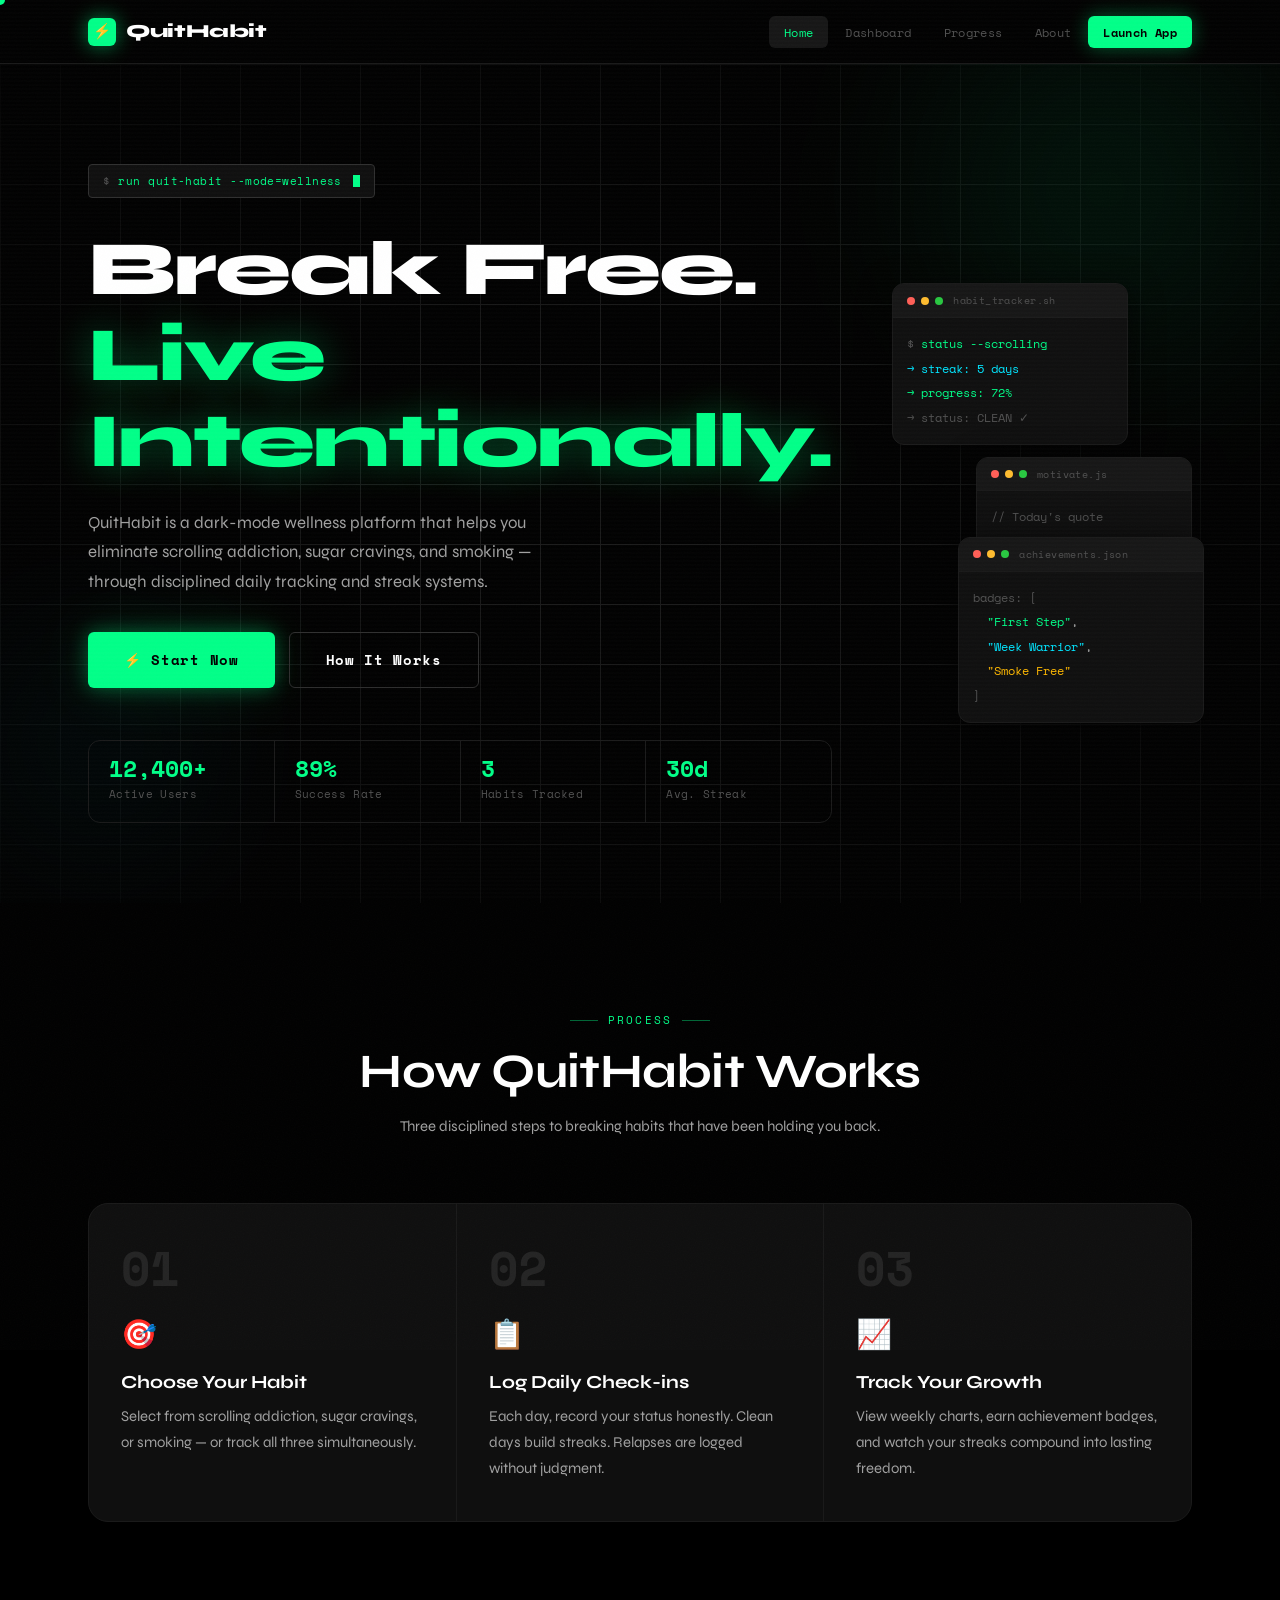
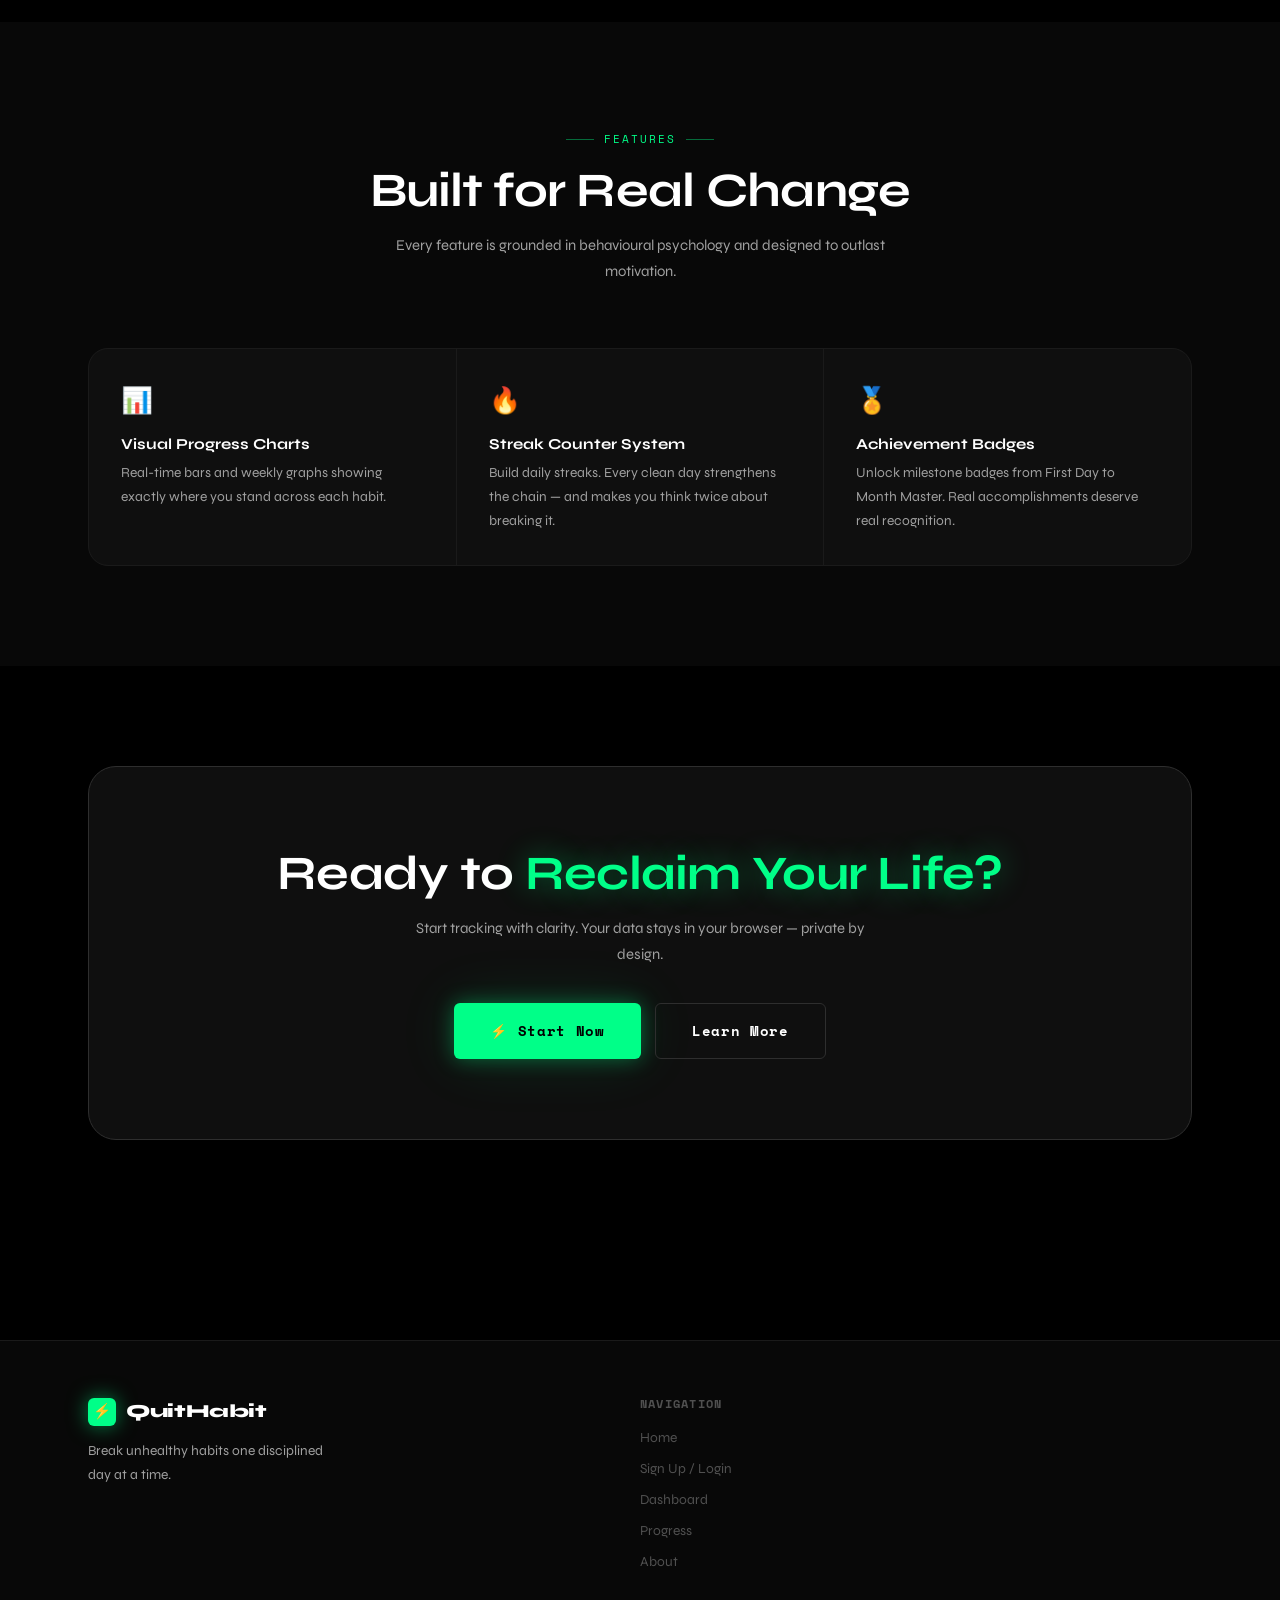
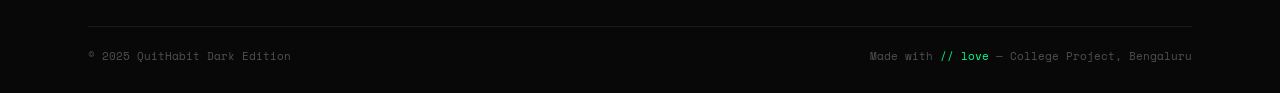
<file: QUIT HABIT/index.html>
<!DOCTYPE html>
<html lang="en">
<head>
  <meta charset="UTF-8"/>
  <meta name="viewport" content="width=device-width, initial-scale=1.0"/>
  <title>QuitHabit — Break Free, Live Well</title>
  <meta name="description" content="QuitHabit Dark — a digital wellness platform to quit scrolling, sugar, and smoking."/>
  <link rel="stylesheet" href="style.css"/>
  <link rel="icon" href="data:image/svg+xml,<svg xmlns='http://www.w3.org/2000/svg' viewBox='0 0 100 100'><text y='.9em' font-size='90'>⚡</text></svg>"/>
</head>
<body>

<div class="cursor" id="cursor"></div>
<div class="cursor-ring" id="cursorRing"></div>
<div class="grain-overlay" aria-hidden="true"></div>

<nav class="navbar">
  <div class="container">
    <a href="index.html" class="nav-brand">
      <div class="brand-mark">⚡</div>
      QuitHabit
    </a>
    <ul class="nav-links" id="navLinks">
      <li><a href="index.html">Home</a></li>
      <li><a href="dashboard.html">Dashboard</a></li>
      <li><a href="progress.html">Progress</a></li>
      <li><a href="about.html">About</a></li>
      <li><a href="login.html" class="nav-cta">Launch App</a></li>
    </ul>
    <button class="hamburger" id="hamburger" aria-label="Toggle menu">
      <span></span><span></span><span></span>
    </button>
  </div>
</nav>

<main>

<section class="hero">
  <div class="hero-grid-bg" aria-hidden="true"></div>
  <div class="hero-orb orb-1" aria-hidden="true"></div>
  <div class="hero-orb orb-2" aria-hidden="true"></div>

  <div class="container">
    <div class="hero-content">
      <div class="hero-badge">
        <span class="cmd-prefix">$ </span>
        <span class="cmd-text" data-text="run quit-habit --mode=wellness">run quit-habit --mode=wellness</span>
        <span class="badge-blink"></span>
      </div>
      <h1 class="hero-title">
        Break Free.<br>
        <em>Live Intentionally.</em>
      </h1>
      <p class="hero-desc">
        QuitHabit is a dark-mode wellness platform that helps you eliminate scrolling addiction, sugar cravings, and smoking — through disciplined daily tracking and streak systems.
      </p>
      <div class="hero-actions">
        <a href="login.html" class="btn btn-primary btn-lg">⚡ Start Now</a>
        <a href="#how-it-works" class="btn btn-outline btn-lg">How It Works</a>
      </div>
      <div class="hero-stats stagger">
        <div class="stat">
          <span class="stat-num" data-target="12400" data-suffix="+">0+</span>
          <span class="stat-label">Active Users</span>
        </div>
        <div class="stat">
          <span class="stat-num" data-target="89" data-suffix="%">0%</span>
          <span class="stat-label">Success Rate</span>
        </div>
        <div class="stat">
          <span class="stat-num" data-target="3">0</span>
          <span class="stat-label">Habits Tracked</span>
        </div>
        <div class="stat">
          <span class="stat-num" data-target="30" data-suffix="d">0d</span>
          <span class="stat-label">Avg. Streak</span>
        </div>
      </div>
    </div>

    <div class="hero-visual" aria-hidden="true">
      <div class="terminal-card tc-1">
        <div class="tc-bar">
          <span class="tc-dot tc-dot-r"></span>
          <span class="tc-dot tc-dot-y"></span>
          <span class="tc-dot tc-dot-g"></span>
          <span class="tc-title">habit_tracker.sh</span>
        </div>
        <div class="tc-body">
          <div><span class="tc-dim">$</span> <span class="tc-neon">status --scrolling</span></div>
          <div class="tc-cyan">→ streak: 5 days</div>
          <div class="tc-neon">→ progress: 72%</div>
          <div class="tc-dim">→ status: CLEAN ✓</div>
        </div>
      </div>
      <div class="terminal-card tc-2">
        <div class="tc-bar">
          <span class="tc-dot tc-dot-r"></span>
          <span class="tc-dot tc-dot-y"></span>
          <span class="tc-dot tc-dot-g"></span>
          <span class="tc-title">motivate.js</span>
        </div>
        <div class="tc-body">
          <div class="tc-dim">// Today's quote</div>
          <div class="tc-neon">"Small steps, big</div>
          <div class="tc-neon"> results."</div>
          <div class="tc-amber">— Robin Sharma</div>
        </div>
      </div>
      <div class="terminal-card tc-3">
        <div class="tc-bar">
          <span class="tc-dot tc-dot-r"></span>
          <span class="tc-dot tc-dot-y"></span>
          <span class="tc-dot tc-dot-g"></span>
          <span class="tc-title">achievements.json</span>
        </div>
        <div class="tc-body">
          <div class="tc-dim">badges: [</div>
          <div>&nbsp;&nbsp;<span class="tc-neon">"First Step"</span>,</div>
          <div>&nbsp;&nbsp;<span class="tc-cyan">"Week Warrior"</span>,</div>
          <div>&nbsp;&nbsp;<span class="tc-amber">"Smoke Free"</span></div>
          <div class="tc-dim">]</div>
        </div>
      </div>
    </div>
  </div>
</section>

<section class="how-section" id="how-it-works">
  <div class="container">
    <div class="section-header reveal">
      <div class="section-tag">Process</div>
      <h2>How QuitHabit Works</h2>
      <p>Three disciplined steps to breaking habits that have been holding you back.</p>
    </div>
    <div class="steps-grid">
      <article class="step-card reveal">
        <div class="step-num">01</div>
        <div class="step-icon">🎯</div>
        <h3>Choose Your Habit</h3>
        <p>Select from scrolling addiction, sugar cravings, or smoking — or track all three simultaneously.</p>
      </article>
      <article class="step-card reveal">
        <div class="step-num">02</div>
        <div class="step-icon">📋</div>
        <h3>Log Daily Check-ins</h3>
        <p>Each day, record your status honestly. Clean days build streaks. Relapses are logged without judgment.</p>
      </article>
      <article class="step-card reveal">
        <div class="step-num">03</div>
        <div class="step-icon">📈</div>
        <h3>Track Your Growth</h3>
        <p>View weekly charts, earn achievement badges, and watch your streaks compound into lasting freedom.</p>
      </article>
    </div>
  </div>
</section>

<section class="features-section">
  <div class="container">
    <div class="section-header reveal">
      <div class="section-tag">Features</div>
      <h2>Built for Real Change</h2>
      <p>Every feature is grounded in behavioural psychology and designed to outlast motivation.</p>
    </div>
    <div class="features-grid stagger">
      <article class="feature-card">
        <span class="feature-icon">📊</span>
        <h3>Visual Progress Charts</h3>
        <p>Real-time bars and weekly graphs showing exactly where you stand across each habit.</p>
      </article>
      <article class="feature-card">
        <span class="feature-icon">🔥</span>
        <h3>Streak Counter System</h3>
        <p>Build daily streaks. Every clean day strengthens the chain — and makes you think twice about breaking it.</p>
      </article>
      <article class="feature-card">
        <span class="feature-icon">🏅</span>
        <h3>Achievement Badges</h3>
        <p>Unlock milestone badges from First Day to Month Master. Real accomplishments deserve real recognition.</p>
      </article>
    </div>
  </div>
</section>

<section class="cta-section">
  <div class="container">
    <div class="cta-box reveal">
      <div class="cta-glow-bg" aria-hidden="true"></div>
      <h2>Ready to <span class="glow-text">Reclaim Your Life?</span></h2>
      <p>Start tracking with clarity. Your data stays in your browser — private by design.</p>
      <div class="cta-actions">
        <a href="login.html" class="btn btn-primary btn-lg">⚡ Start Now</a>
        <a href="about.html" class="btn btn-outline btn-lg">Learn More</a>
      </div>
    </div>
  </div>
</section>

</main>

<footer>
  <div class="container">
    <div class="footer-grid">
      <div class="footer-brand"><a href="index.html" class="nav-brand"><div class="brand-mark">⚡</div>QuitHabit</a><p>Break unhealthy habits one disciplined day at a time.</p></div>
      <div class="footer-col"><h4>Navigation</h4><a href="index.html">Home</a><a href="login.html">Sign Up / Login</a><a href="dashboard.html">Dashboard</a><a href="progress.html">Progress</a><a href="about.html">About</a></div>
    </div>
    <div class="footer-bottom">
      <span>© 2025 QuitHabit Dark Edition</span>
      <span>Made with <span class="accent">// love</span> — College Project, Bengaluru</span>
    </div>
  </div>
</footer>
<script src="app-data.js"></script>
<script src="script.js"></script>
</body>
</html>
</file>
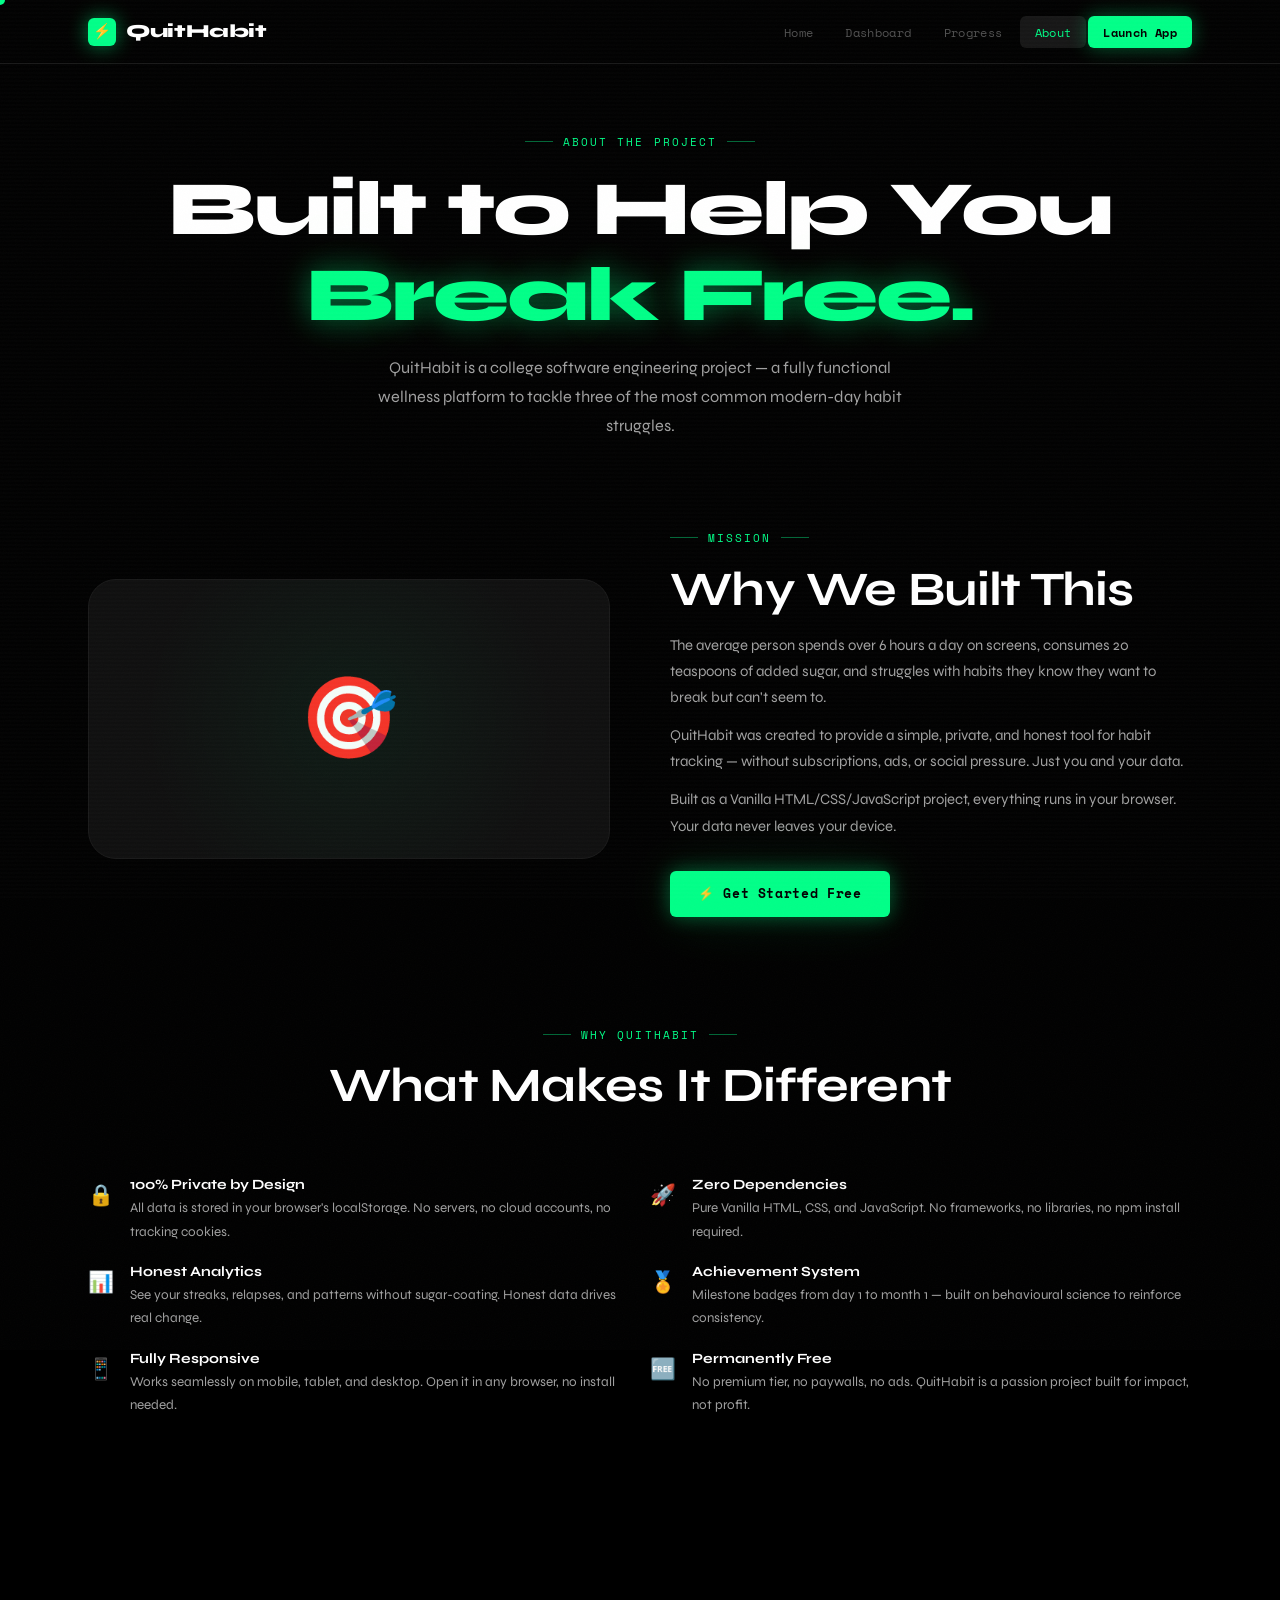
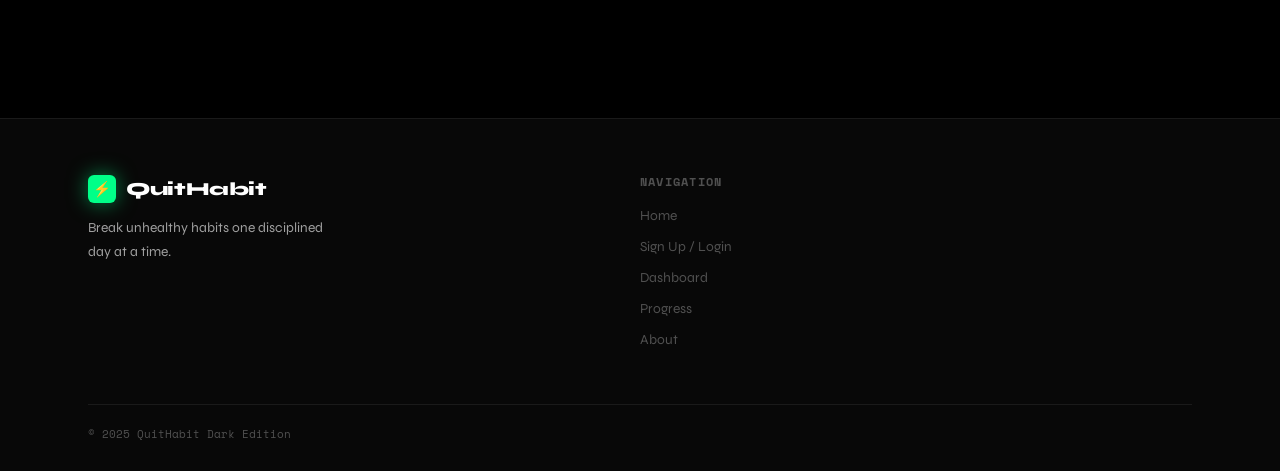
<file: QUIT HABIT/about.html>
<!DOCTYPE html>
<html lang="en">
<head>
  <meta charset="UTF-8"/>
  <meta name="viewport" content="width=device-width, initial-scale=1.0"/>
  <title>About — QuitHabit Dark</title>
  <link rel="stylesheet" href="style.css"/>
  <link rel="icon" href="data:image/svg+xml,<svg xmlns='http://www.w3.org/2000/svg' viewBox='0 0 100 100'><text y='.9em' font-size='90'>⚡</text></svg>"/>
</head>
<body>
<div class="cursor" id="cursor"></div>
<div class="cursor-ring" id="cursorRing"></div>
<div class="grain-overlay" aria-hidden="true"></div>

<nav class="navbar">
  <div class="container">
    <a href="index.html" class="nav-brand"><div class="brand-mark">⚡</div>QuitHabit</a>
    <ul class="nav-links" id="navLinks">
      <li><a href="index.html">Home</a></li>
      <li><a href="dashboard.html">Dashboard</a></li>
      <li><a href="progress.html">Progress</a></li>
      <li><a href="about.html" class="active">About</a></li>
      <li><a href="login.html" class="nav-cta">Launch App</a></li>
    </ul>
    <button class="hamburger" id="hamburger" aria-label="Toggle menu"><span></span><span></span><span></span></button>
  </div>
</nav>

<main class="about-page">
  <div class="container">

    <div class="about-hero reveal">
      <div class="section-tag">About the Project</div>
      <h1>Built to Help You<br><span class="glow-text">Break Free.</span></h1>
      <p>QuitHabit is a college software engineering project — a fully functional wellness platform to tackle three of the most common modern-day habit struggles.</p>
    </div>

    <div class="about-mission">
      <div class="mission-visual reveal-left">🎯</div>
      <div class="mission-text reveal-right">
        <div class="section-tag">Mission</div>
        <h2>Why We Built This</h2>
        <p>The average person spends over 6 hours a day on screens, consumes 20 teaspoons of added sugar, and struggles with habits they know they want to break but can't seem to.</p>
        <p>QuitHabit was created to provide a simple, private, and honest tool for habit tracking — without subscriptions, ads, or social pressure. Just you and your data.</p>
        <p>Built as a Vanilla HTML/CSS/JavaScript project, everything runs in your browser. Your data never leaves your device.</p>
        <a href="login.html" class="btn btn-primary" style="margin-top:20px;">⚡ Get Started Free</a>
      </div>
    </div>

    <section class="benefits-section">
      <div class="section-header reveal">
        <div class="section-tag">Why QuitHabit</div>
        <h2>What Makes It Different</h2>
      </div>
      <div class="benefits-grid stagger">
        <div class="benefit-item">
          <div class="benefit-icon">🔒</div>
          <div><h4>100% Private by Design</h4><p>All data is stored in your browser's localStorage. No servers, no cloud accounts, no tracking cookies.</p></div>
        </div>
        <div class="benefit-item">
          <div class="benefit-icon">🚀</div>
          <div><h4>Zero Dependencies</h4><p>Pure Vanilla HTML, CSS, and JavaScript. No frameworks, no libraries, no npm install required.</p></div>
        </div>
        <div class="benefit-item">
          <div class="benefit-icon">📊</div>
          <div><h4>Honest Analytics</h4><p>See your streaks, relapses, and patterns without sugar-coating. Honest data drives real change.</p></div>
        </div>
        <div class="benefit-item">
          <div class="benefit-icon">🏅</div>
          <div><h4>Achievement System</h4><p>Milestone badges from day 1 to month 1 — built on behavioural science to reinforce consistency.</p></div>
        </div>
        <div class="benefit-item">
          <div class="benefit-icon">📱</div>
          <div><h4>Fully Responsive</h4><p>Works seamlessly on mobile, tablet, and desktop. Open it in any browser, no install needed.</p></div>
        </div>
        <div class="benefit-item">
          <div class="benefit-icon">🆓</div>
          <div><h4>Permanently Free</h4><p>No premium tier, no paywalls, no ads. QuitHabit is a passion project built for impact, not profit.</p></div>
        </div>
      </div>
    </section>

  </div>
</main>

<footer>
  <div class="container">
    <div class="footer-grid">
      <div class="footer-brand"><a href="index.html" class="nav-brand"><div class="brand-mark">⚡</div>QuitHabit</a><p>Break unhealthy habits one disciplined day at a time.</p></div>
      <div class="footer-col"><h4>Navigation</h4><a href="index.html">Home</a><a href="login.html">Sign Up / Login</a><a href="dashboard.html">Dashboard</a><a href="progress.html">Progress</a><a href="about.html">About</a></div>
    </div>
    <div class="footer-bottom">
      <span>© 2025 QuitHabit Dark Edition</span>
    </div>
  </div>
</footer>
<script src="app-data.js"></script>
<script src="script.js"></script>
</body>
</html>
</file>
<file: QUIT HABIT/style.css>
/* ============================================
   QuitHabit — Dark Edition
   Full Black Theme with Motion & Neon Accents
   ============================================ */

@import url('https://fonts.googleapis.com/css2?family=Syne:wght@400;600;700;800&family=Space+Mono:wght@400;700&display=swap');

:root {
  --bg-void:    #000000;
  --bg-deep:    #080808;
  --bg-card:    #0f0f0f;
  --bg-raised:  #161616;
  --bg-hover:   #1e1e1e;
  --neon:        #00ff88;
  --neon-dim:    rgba(0,255,136,0.25);
  --neon-glow:   0 0 20px rgba(0,255,136,0.35), 0 0 60px rgba(0,255,136,0.12);
  --cyan:        #00e5ff;
  --cyan-dim:    rgba(0,229,255,0.2);
  --coral:       #ff4d6d;
  --coral-dim:   rgba(255,77,109,0.2);
  --amber:       #ffb800;
  --amber-dim:   rgba(255,184,0,0.2);
  --text-1:   #ffffff;
  --text-2:   #a0a0a0;
  --text-3:   #505050;
  --text-4:   #242424;
  --border:     #1a1a1a;
  --border-lit: #2e2e2e;
  --shadow-sm:  0 2px 8px rgba(0,0,0,0.6);
  --shadow-md:  0 8px 32px rgba(0,0,0,0.8);
  --shadow-lg:  0 16px 64px rgba(0,0,0,0.9);
  --r-sm: 6px;
  --r-md: 12px;
  --r-lg: 20px;
  --r-xl: 28px;
  --font-display: 'Syne', sans-serif;
  --font-mono:    'Space Mono', monospace;
  --nav-h: 64px;
  --t: 0.3s cubic-bezier(0.4,0,0.2,1);
  --t-spring: 0.5s cubic-bezier(0.34,1.56,0.64,1);
}

*, *::before, *::after { box-sizing: border-box; margin: 0; padding: 0; }
html { scroll-behavior: smooth; font-size: 16px; }
body {
  font-family: var(--font-display);
  background: var(--bg-void);
  color: var(--text-1);
  line-height: 1.6;
  min-height: 100vh;
  overflow-x: hidden;
  cursor: none;
}

/* === CUSTOM CURSOR === */
.cursor {
  position: fixed; width: 10px; height: 10px;
  background: var(--neon); border-radius: 50%;
  pointer-events: none; z-index: 99999;
  transform: translate(-50%, -50%);
  transition: width 0.2s, height 0.2s, background 0.2s, box-shadow 0.2s;
  mix-blend-mode: screen;
}
.cursor-ring {
  position: fixed; width: 36px; height: 36px;
  border: 1.5px solid rgba(0,255,136,0.3); border-radius: 50%;
  pointer-events: none; z-index: 99998;
  transform: translate(-50%, -50%);
  transition: all 0.35s cubic-bezier(0.4,0,0.2,1);
}
.cursor.active { width: 18px; height: 18px; box-shadow: var(--neon-glow); }
.cursor-ring.active { width: 52px; height: 52px; border-color: rgba(0,255,136,0.15); }

/* === SCANLINES === */
body::before {
  content: '';
  position: fixed; inset: 0;
  background: repeating-linear-gradient(0deg, transparent, transparent 2px, rgba(255,255,255,0.013) 2px, rgba(255,255,255,0.013) 4px);
  pointer-events: none; z-index: 9000;
}

/* === GRAIN === */
.grain-overlay {
  position: fixed; inset: -50%; width: 200%; height: 200%;
  pointer-events: none; z-index: 9001; opacity: 0.3;
  background-image: url("data:image/svg+xml,%3Csvg xmlns='http://www.w3.org/2000/svg' width='300' height='300'%3E%3Cfilter id='n'%3E%3CfeTurbulence type='fractalNoise' baseFrequency='0.85' numOctaves='4' stitchTiles='stitch'/%3E%3C/filter%3E%3Crect width='100%25' height='100%25' filter='url(%23n)' opacity='0.08'/%3E%3C/svg%3E");
  animation: grain 0.4s steps(1) infinite;
}
@keyframes grain {
  0%   { transform: translate(0,0); }
  25%  { transform: translate(-3%,-4%); }
  50%  { transform: translate(4%,3%); }
  75%  { transform: translate(-2%,4%); }
  100% { transform: translate(3%,-2%); }
}

img { max-width: 100%; display: block; }
a  { text-decoration: none; color: inherit; cursor: none; }
ul { list-style: none; }
button { cursor: none; font-family: inherit; border: none; outline: none; }
input, textarea { font-family: inherit; }

/* === UTILS === */
.container { max-width: 1160px; margin: 0 auto; padding: 0 28px; }
.hidden { display: none !important; }

/* === TYPOGRAPHY === */
h1,h2,h3,h4 { font-family: var(--font-display); color: var(--text-1); line-height: 1.12; }
h1 { font-size: clamp(2.6rem,6vw,5rem); font-weight: 800; letter-spacing: -0.025em; }
h2 { font-size: clamp(1.8rem,4vw,3rem); font-weight: 700; letter-spacing: -0.015em; }
h3 { font-size: 1.15rem; font-weight: 700; }
h4 { font-size: 0.78rem; font-weight: 700; letter-spacing: 0.1em; text-transform: uppercase; font-family: var(--font-mono); }
p  { color: var(--text-2); font-size: 0.93rem; line-height: 1.75; }
.glow-text { color: var(--neon); text-shadow: 0 0 30px rgba(0,255,136,0.4), 0 0 80px rgba(0,255,136,0.1); }

/* === SECTION HEADER === */
.section-header { text-align: center; margin-bottom: 64px; }
.section-tag {
  display: inline-flex; align-items: center; gap: 10px;
  font-family: var(--font-mono); font-size: 0.7rem;
  color: var(--neon); letter-spacing: 0.18em; text-transform: uppercase; margin-bottom: 16px;
}
.section-tag::before,.section-tag::after { content:''; display:block; width:28px; height:1px; background:var(--neon); opacity:0.4; }
.section-header h2 { margin-bottom: 14px; }
.section-header p { max-width: 520px; margin: 0 auto; }

/* === BUTTONS === */
.btn {
  display: inline-flex; align-items: center; gap: 9px;
  padding: 13px 28px; border-radius: var(--r-sm);
  font-family: var(--font-mono); font-size: 0.8rem; font-weight: 700;
  letter-spacing: 0.05em; transition: var(--t);
  border: none; cursor: none; white-space: nowrap;
  position: relative; overflow: hidden;
}
.btn::after {
  content: ''; position: absolute; top: 0; left: -100%;
  width: 60%; height: 100%;
  background: linear-gradient(90deg, transparent, rgba(255,255,255,0.07), transparent);
  transition: left 0.55s ease;
}
.btn:hover::after { left: 160%; }

.btn-primary {
  background: var(--neon); color: #000;
  box-shadow: 0 0 20px rgba(0,255,136,0.35), 0 0 60px rgba(0,255,136,0.12);
}
.btn-primary:hover { transform: translateY(-2px) scale(1.02); box-shadow: 0 0 35px rgba(0,255,136,0.6), 0 0 80px rgba(0,255,136,0.2); }

.btn-outline {
  background: transparent; color: var(--text-1);
  border: 1px solid var(--border-lit);
}
.btn-outline:hover { border-color: var(--neon); color: var(--neon); box-shadow: inset 0 0 20px rgba(0,255,136,0.06); }

.btn-ghost {
  background: var(--bg-raised); color: var(--text-2);
  border: 1px solid var(--border);
}
.btn-ghost:hover { background: var(--bg-hover); color: var(--text-1); border-color: var(--border-lit); }

.btn-danger {
  background: transparent; color: var(--coral);
  border: 1px solid rgba(255,77,109,0.25);
  font-family: var(--font-mono); font-size: 0.76rem;
}
.btn-danger:hover { background: rgba(255,77,109,0.08); }

.btn-sm  { padding: 8px 16px; font-size: 0.72rem; }
.btn-lg  { padding: 16px 36px; font-size: 0.86rem; }
.btn-full { width: 100%; justify-content: center; }

/* === CARDS === */
.card {
  background: var(--bg-card); border: 1px solid var(--border);
  border-radius: var(--r-lg); padding: 28px; transition: var(--t); position: relative;
}
.card:hover { border-color: var(--border-lit); transform: translateY(-2px); }

/* === NAVBAR === */
.navbar {
  position: sticky; top: 0; z-index: 900; height: var(--nav-h);
  background: rgba(0,0,0,0.88); backdrop-filter: blur(20px); -webkit-backdrop-filter: blur(20px);
  border-bottom: 1px solid var(--border);
}
.navbar .container { display: flex; align-items: center; justify-content: space-between; height: 100%; }

.nav-brand { display: flex; align-items: center; gap: 10px; font-family: var(--font-display); font-size: 1.15rem; font-weight: 800; letter-spacing: -0.02em; }
.brand-mark {
  width: 28px; height: 28px; background: var(--neon); border-radius: var(--r-sm);
  display: flex; align-items: center; justify-content: center; font-size: 0.9rem; color: #000;
  box-shadow: 0 0 20px rgba(0,255,136,0.5); animation: brandPulse 3s ease-in-out infinite;
}
@keyframes brandPulse {
  0%,100% { box-shadow: 0 0 20px rgba(0,255,136,0.5); }
  50% { box-shadow: 0 0 40px rgba(0,255,136,0.9), 0 0 80px rgba(0,255,136,0.3); }
}

.nav-links { display: flex; align-items: center; gap: 2px; }
.nav-links a {
  padding: 7px 15px; border-radius: var(--r-sm);
  font-family: var(--font-mono); font-size: 0.76rem; letter-spacing: 0.03em;
  color: var(--text-3); transition: var(--t);
}
.nav-links a:hover, .nav-links a.active { color: var(--text-1); background: var(--bg-raised); }
.nav-links a.active { color: var(--neon); }
.nav-cta { background: var(--neon) !important; color: #000 !important; font-weight: 700 !important; box-shadow: 0 0 20px rgba(0,255,136,0.35) !important; }
.nav-cta:hover { transform: translateY(-1px); box-shadow: 0 0 35px rgba(0,255,136,0.6) !important; }

.hamburger { display: none; flex-direction: column; gap: 5px; background: none; border: none; padding: 4px; cursor: none; }
.hamburger span { display: block; width: 22px; height: 1.5px; background: var(--text-2); transition: var(--t); }

/* === FOOTER === */
footer { background: var(--bg-deep); border-top: 1px solid var(--border); padding: 56px 0 28px; margin-top: 100px; }
.footer-grid { display: grid; grid-template-columns: 2fr 1fr 1fr; gap: 48px; margin-bottom: 44px; }
.footer-brand p { font-size: 0.86rem; margin-top: 12px; max-width: 260px; }
.footer-col h4 { color: var(--text-3); margin-bottom: 16px; }
.footer-col a { display: block; font-size: 0.86rem; color: var(--text-3); margin-bottom: 9px; transition: var(--t); }
.footer-col a:hover { color: var(--neon); }
.footer-bottom {
  border-top: 1px solid var(--border); padding-top: 20px;
  display: flex; justify-content: space-between; align-items: center;
  font-family: var(--font-mono); font-size: 0.7rem; color: var(--text-3);
  flex-wrap: wrap; gap: 8px;
}
.footer-bottom .accent { color: var(--neon); }

/* ============================================
   HOME PAGE
   ============================================ */

/* === HERO === */
.hero {
  position: relative; padding: 100px 0 80px; overflow: hidden;
  min-height: calc(100vh - var(--nav-h)); display: flex; align-items: center;
}

.hero-grid-bg {
  position: absolute; inset: 0;
  background-image: linear-gradient(var(--border) 1px, transparent 1px), linear-gradient(90deg, var(--border) 1px, transparent 1px);
  background-size: 60px 60px;
  mask-image: radial-gradient(ellipse 80% 80% at 50% 50%, black 20%, transparent 100%);
  animation: gridDrift 25s linear infinite;
}
@keyframes gridDrift { 0% { transform: translate(0,0); } 100% { transform: translate(60px,60px); } }

.hero-orb { position: absolute; border-radius: 50%; pointer-events: none; filter: blur(90px); }
.orb-1 {
  width: 550px; height: 550px;
  background: radial-gradient(circle, rgba(0,255,136,0.1) 0%, transparent 70%);
  top: -150px; right: -100px;
  animation: orbFloat 14s ease-in-out infinite;
}
.orb-2 {
  width: 320px; height: 320px;
  background: radial-gradient(circle, rgba(0,229,255,0.08) 0%, transparent 70%);
  bottom: 0; left: -60px;
  animation: orbFloat 18s ease-in-out infinite reverse;
}
@keyframes orbFloat {
  0%,100% { transform: translate(0,0) scale(1); }
  33%      { transform: translate(24px,-36px) scale(1.04); }
  66%      { transform: translate(-18px,18px) scale(0.97); }
}

.hero .container {
  position: relative; z-index: 1;
  display: grid; grid-template-columns: 1fr 1fr; gap: 60px; align-items: center;
}

.hero-badge {
  display: inline-flex; align-items: center; gap: 8px;
  background: var(--bg-card); border: 1px solid var(--border-lit);
  border-radius: 4px; padding: 7px 14px;
  font-family: var(--font-mono); font-size: 0.7rem; color: var(--neon);
  margin-bottom: 28px; letter-spacing: 0.04em;
}
.hero-badge .cmd-prefix { color: var(--text-3); }
.badge-blink { display: inline-block; width: 7px; height: 12px; background: var(--neon); margin-left: 3px; animation: blink 1s steps(1) infinite; vertical-align: middle; }
@keyframes blink { 0%,50%{opacity:1} 51%,100%{opacity:0} }

.hero-title { margin-bottom: 24px; }
.hero-title em { font-style: normal; color: var(--neon); text-shadow: 0 0 40px rgba(0,255,136,0.35); }
.hero-desc { font-size: 1.05rem; max-width: 460px; margin-bottom: 36px; }
.hero-actions { display: flex; gap: 14px; flex-wrap: wrap; }

.hero-stats {
  display: flex; gap: 0; margin-top: 52px;
  border: 1px solid var(--border); border-radius: var(--r-md); overflow: hidden;
}
.stat { flex: 1; padding: 16px 20px; border-right: 1px solid var(--border); }
.stat:last-child { border-right: none; }
.stat-num { font-family: var(--font-mono); font-size: 1.45rem; font-weight: 700; color: var(--neon); line-height: 1; display: block; }
.stat-label { font-family: var(--font-mono); font-size: 0.68rem; color: var(--text-3); margin-top: 4px; letter-spacing: 0.03em; }

/* Terminal Cards */
.hero-visual { position: relative; height: 460px; }
.terminal-card {
  position: absolute; background: var(--bg-card);
  border: 1px solid var(--border); border-radius: var(--r-md);
  font-family: var(--font-mono); font-size: 0.73rem;
  overflow: hidden; box-shadow: var(--shadow-md);
}
.tc-bar {
  display: flex; align-items: center; gap: 6px;
  padding: 8px 14px; background: var(--bg-raised); border-bottom: 1px solid var(--border);
}
.tc-dot { width: 8px; height: 8px; border-radius: 50%; }
.tc-dot-r { background: #ff5f57; } .tc-dot-y { background: #febc2e; } .tc-dot-g { background: #28c840; }
.tc-title { font-size: 0.65rem; color: var(--text-3); margin-left: 4px; letter-spacing: 0.04em; }
.tc-body { padding: 14px; color: var(--text-2); line-height: 2.1; }
.tc-neon  { color: var(--neon); }
.tc-cyan  { color: var(--cyan); }
.tc-coral { color: var(--coral); }
.tc-amber { color: var(--amber); }
.tc-dim   { color: var(--text-3); }

.tc-1 { top: 20px; left: 0; width: 236px; animation: tcFloat 8s ease-in-out infinite; }
.tc-2 { top: 42%; right: 0; width: 216px; animation: tcFloat 10s ease-in-out infinite reverse; }
.tc-3 { bottom: 0; left: 22%; width: 246px; animation: tcFloat 12s ease-in-out infinite; animation-delay: -3s; }
@keyframes tcFloat {
  0%,100% { transform: translateY(0) rotate(0deg); }
  33%      { transform: translateY(-14px) rotate(0.6deg); }
  66%      { transform: translateY(7px) rotate(-0.4deg); }
}

/* === HOW IT WORKS === */
.how-section { padding: 100px 0; }
.steps-grid {
  display: grid; grid-template-columns: repeat(3, 1fr); gap: 1px;
  background: var(--border); border: 1px solid var(--border); border-radius: var(--r-lg); overflow: hidden;
}
.step-card { background: var(--bg-card); padding: 40px 32px; transition: var(--t); position: relative; }
.step-card:hover { background: var(--bg-raised); }
.step-card:hover .step-num { color: var(--neon); text-shadow: 0 0 30px rgba(0,255,136,0.4); }
.step-num { font-family: var(--font-mono); font-size: 3rem; font-weight: 700; color: var(--text-4); line-height: 1; margin-bottom: 20px; transition: var(--t); }
.step-icon { font-size: 1.8rem; margin-bottom: 14px; }
.step-card h3 { margin-bottom: 10px; }

/* === FEATURES === */
.features-section { padding: 100px 0; background: var(--bg-deep); }
.features-grid {
  display: grid; grid-template-columns: repeat(3, 1fr); gap: 1px;
  background: var(--border); border: 1px solid var(--border); border-radius: var(--r-lg); overflow: hidden;
}
.feature-card { background: var(--bg-card); padding: 32px; transition: var(--t); }
.feature-card:hover { background: var(--bg-raised); }
.feature-icon { font-size: 1.6rem; margin-bottom: 14px; display: block; }
.feature-card h3 { font-size: 0.95rem; margin-bottom: 8px; }
.feature-card p { font-size: 0.86rem; }

/* === HABITS SHOWCASE === */
.habits-section { padding: 100px 0; }
.habits-grid { display: grid; grid-template-columns: repeat(3, 1fr); gap: 18px; }
.habit-showcase {
  background: var(--bg-card); border: 1px solid var(--border);
  border-radius: var(--r-lg); padding: 40px 28px;
  position: relative; overflow: hidden; transition: var(--t);
}
.habit-showcase:hover { transform: translateY(-6px); }
.habit-showcase::before {
  content: ''; position: absolute; top: 0; left: 0; right: 0; height: 2px;
  opacity: 0; transition: var(--t);
}
.hs-scroll::before { background: linear-gradient(90deg, var(--neon), var(--cyan)); }
.hs-sugar::before  { background: linear-gradient(90deg, var(--coral), var(--amber)); }
.hs-smoke::before  { background: linear-gradient(90deg, var(--cyan), var(--neon)); }
.habit-showcase:hover::before { opacity: 1; }
.hs-scroll:hover { border-color: rgba(0,255,136,0.3); box-shadow: 0 0 40px rgba(0,255,136,0.06); }
.hs-sugar:hover  { border-color: rgba(255,77,109,0.3); box-shadow: 0 0 40px rgba(255,77,109,0.06); }
.hs-smoke:hover  { border-color: rgba(0,229,255,0.3); box-shadow: 0 0 40px rgba(0,229,255,0.06); }
.hs-icon { font-size: 2.4rem; margin-bottom: 16px; }
.habit-showcase h3 { margin-bottom: 10px; }
.hs-tag {
  display: inline-block; font-family: var(--font-mono); font-size: 0.68rem;
  padding: 4px 10px; border-radius: 3px; margin-top: 14px; letter-spacing: 0.06em;
}
.hs-scroll .hs-tag { background: rgba(0,255,136,0.1); color: var(--neon); }
.hs-sugar  .hs-tag { background: rgba(255,77,109,0.1); color: var(--coral); }
.hs-smoke  .hs-tag { background: rgba(0,229,255,0.1); color: var(--cyan); }
.hs-bg-num {
  position: absolute; bottom: -12px; right: 16px;
  font-family: var(--font-mono); font-size: 5rem; font-weight: 700;
  opacity: 0.03; line-height: 1; color: #fff;
}

/* === TESTIMONIALS === */
.testimonial-section { padding: 100px 0; background: var(--bg-deep); }
.testimonials-grid { display: grid; grid-template-columns: repeat(3, 1fr); gap: 18px; }
.testimonial-card {
  background: var(--bg-card); border: 1px solid var(--border);
  border-radius: var(--r-lg); padding: 28px; transition: var(--t);
}
.testimonial-card:hover { border-color: var(--border-lit); transform: translateY(-3px); }
.t-stars { color: var(--amber); font-size: 0.78rem; letter-spacing: 3px; margin-bottom: 14px; }
.t-text  { font-size: 0.88rem; color: var(--text-2); line-height: 1.75; margin-bottom: 20px; }
.t-author { display: flex; align-items: center; gap: 10px; }
.t-avatar {
  width: 34px; height: 34px; border-radius: var(--r-sm);
  display: flex; align-items: center; justify-content: center;
  font-family: var(--font-mono); font-weight: 700; font-size: 0.7rem;
}
.av-neon  { background: var(--neon); color: #000; }
.av-coral { background: var(--coral); color: #fff; }
.av-cyan  { background: var(--cyan); color: #000; }
.t-name { font-size: 0.83rem; font-weight: 700; }
.t-role { font-family: var(--font-mono); font-size: 0.68rem; color: var(--text-3); }

/* === CTA === */
.cta-section { padding: 100px 0; }
.cta-box {
  background: var(--bg-card); border: 1px solid var(--border-lit);
  border-radius: var(--r-xl); padding: 80px 48px; text-align: center;
  position: relative; overflow: hidden;
}
.cta-glow-bg {
  position: absolute; inset: -2px; border-radius: inherit; z-index: 0;
  background: linear-gradient(135deg, rgba(0,255,136,0.08), rgba(0,229,255,0.05), rgba(0,255,136,0.08));
  background-size: 300% 300%;
  animation: borderShift 6s ease infinite;
}
@keyframes borderShift { 0%,100%{background-position:0% 50%} 50%{background-position:100% 50%} }
.cta-box > * { position: relative; z-index: 1; }
.cta-box h2 { margin-bottom: 14px; }
.cta-box p  { margin-bottom: 36px; max-width: 480px; margin-left: auto; margin-right: auto; }
.cta-actions { display: flex; gap: 14px; justify-content: center; flex-wrap: wrap; }

/* ============================================
   AUTH PAGE
   ============================================ */
.auth-page {
  min-height: calc(100vh - var(--nav-h)); display: flex; align-items: center;
  padding: 60px 0; position: relative; overflow: hidden;
}
.auth-grid-bg {
  position: absolute; inset: 0;
  background-image: linear-gradient(var(--border) 1px, transparent 1px), linear-gradient(90deg, var(--border) 1px, transparent 1px);
  background-size: 40px 40px;
  mask-image: radial-gradient(ellipse 60% 80% at 50% 50%, black 0%, transparent 100%);
}
.auth-container {
  position: relative; z-index: 1;
  display: grid; grid-template-columns: 1fr 1fr; gap: 64px; align-items: center;
  max-width: 1000px; margin: 0 auto; padding: 0 28px; width: 100%;
}
.auth-left h1 { margin-bottom: 16px; }
.auth-left p  { margin-bottom: 36px; }
.auth-perks { display: flex; flex-direction: column; gap: 14px; }
.perk { display: flex; align-items: center; gap: 14px; font-size: 0.88rem; color: var(--text-2); }
.perk-icon {
  width: 32px; height: 32px; border-radius: var(--r-sm);
  background: var(--bg-raised); border: 1px solid var(--border);
  display: flex; align-items: center; justify-content: center; font-size: 0.85rem; flex-shrink: 0;
}
.auth-card {
  background: var(--bg-card); border: 1px solid var(--border);
  border-radius: var(--r-xl); padding: 40px; box-shadow: var(--shadow-lg);
}
.auth-tabs {
  display: flex; background: var(--bg-deep); border: 1px solid var(--border);
  border-radius: var(--r-sm); padding: 3px; margin-bottom: 32px;
}
.auth-tab {
  flex: 1; text-align: center; padding: 9px; border-radius: calc(var(--r-sm) - 2px);
  font-family: var(--font-mono); font-size: 0.76rem; color: var(--text-3);
  cursor: none; transition: var(--t); letter-spacing: 0.04em;
}
.auth-tab.active { background: var(--bg-raised); color: var(--neon); border: 1px solid var(--border-lit); }
.auth-form { display: none; }
.auth-form.active { display: block; }

.form-group { margin-bottom: 18px; }
.form-group label {
  display: block; font-family: var(--font-mono); font-size: 0.68rem;
  color: var(--text-3); margin-bottom: 7px; letter-spacing: 0.1em; text-transform: uppercase;
}
.form-group input {
  width: 100%; padding: 11px 14px; background: var(--bg-deep);
  border: 1px solid var(--border); border-radius: var(--r-sm);
  font-size: 0.9rem; color: var(--text-1); transition: var(--t);
}
.form-group input:focus {
  outline: none; border-color: var(--neon);
  box-shadow: 0 0 0 3px rgba(0,255,136,0.12); background: var(--bg-card);
}
.form-group input.error { border-color: var(--coral); box-shadow: 0 0 0 3px rgba(255,77,109,0.12); }
.form-group input::placeholder { color: var(--text-3); }
.error-msg { font-family: var(--font-mono); font-size: 0.68rem; color: var(--coral); margin-top: 5px; display: none; }
.error-msg.show { display: block; }
.form-row { display: grid; grid-template-columns: 1fr 1fr; gap: 16px; }
.form-footer { display: flex; align-items: center; justify-content: space-between; margin-bottom: 20px; font-family: var(--font-mono); font-size: 0.7rem; }
.form-footer a { color: var(--neon); }
.checkbox-label { display: flex; align-items: center; gap: 8px; font-size: 0.8rem; color: var(--text-3); cursor: none; }
.divider { display: flex; align-items: center; gap: 12px; margin: 18px 0; font-family: var(--font-mono); font-size: 0.68rem; color: var(--text-3); }
.divider::before,.divider::after { content: ''; flex: 1; height: 1px; background: var(--border); }
.success-toast {
  background: var(--bg-raised); border: 1px solid rgba(0,255,136,0.2); color: var(--neon);
  border-radius: var(--r-sm); padding: 12px 16px;
  font-family: var(--font-mono); font-size: 0.76rem; margin-top: 14px; display: none;
}
.success-toast.show { display: block; }

/* ============================================
   DASHBOARD
   ============================================ */
.dashboard-page { padding: 40px 0 100px; }
.dash-header {
  background: var(--bg-card); border: 1px solid var(--border);
  border-radius: var(--r-xl); padding: 36px 40px; margin-bottom: 28px;
  display: flex; align-items: center; justify-content: space-between;
  flex-wrap: wrap; gap: 20px; position: relative; overflow: hidden;
}
.dash-header::after {
  content: ''; position: absolute; top: 0; left: 0; right: 0; height: 2px;
  background: linear-gradient(90deg, var(--neon), var(--cyan), var(--neon));
  background-size: 200%; animation: headerLine 4s linear infinite;
}
@keyframes headerLine { 0%{background-position:0%} 100%{background-position:200%} }
.dash-header h2 span { color: var(--neon); text-shadow: 0 0 20px rgba(0,255,136,0.3); }
.dash-date { font-family: var(--font-mono); font-size: 0.7rem; color: var(--text-3); margin-bottom: 10px; }

.dash-grid { display: grid; grid-template-columns: 2fr 1fr; gap: 22px; }
.dash-main { display: flex; flex-direction: column; gap: 22px; }
.dash-side { display: flex; flex-direction: column; gap: 22px; }

.habits-row { display: grid; grid-template-columns: repeat(3, 1fr); gap: 14px; }
.habit-card {
  background: var(--bg-raised); border: 1px solid var(--border);
  border-radius: var(--r-md); padding: 20px; cursor: none;
  transition: var(--t-spring); position: relative; overflow: hidden; user-select: none;
}
.habit-card:hover { transform: translateY(-4px) scale(1.02); }
.habit-card::after { content: ''; position: absolute; top: 0; left: 0; right: 0; height: 2px; opacity: 0; transition: var(--t); }
.habit-card.scrolling::after { background: var(--neon); }
.habit-card.sugar::after     { background: var(--coral); }
.habit-card.smoking::after   { background: var(--cyan); }
.habit-card.active.scrolling { border-color: rgba(0,255,136,0.3); box-shadow: 0 0 24px rgba(0,255,136,0.08); }
.habit-card.active.sugar     { border-color: rgba(255,77,109,0.3); box-shadow: 0 0 24px rgba(255,77,109,0.08); }
.habit-card.active.smoking   { border-color: rgba(0,229,255,0.3); box-shadow: 0 0 24px rgba(0,229,255,0.08); }
.habit-card.active::after    { opacity: 1; }
.hc-emoji  { font-size: 1.7rem; margin-bottom: 10px; }
.hc-name   { font-size: 0.86rem; font-weight: 700; }
.hc-streak { font-family: var(--font-mono); font-size: 0.7rem; color: var(--text-3); margin-top: 4px; }
.hc-check  { position: absolute; top: 10px; right: 12px; font-family: var(--font-mono); font-size: 0.6rem; color: var(--neon); opacity: 0; transition: var(--t); }
.habit-card.active .hc-check { opacity: 1; }

.widget-title { font-family: var(--font-mono); font-size: 0.68rem; color: var(--text-3); letter-spacing: 0.12em; text-transform: uppercase; margin-bottom: 20px; }

.progress-list { display: flex; flex-direction: column; gap: 18px; }
.pi-head { display: flex; justify-content: space-between; align-items: center; margin-bottom: 8px; }
.pi-label { font-size: 0.83rem; font-weight: 700; }
.pi-pct   { font-family: var(--font-mono); font-size: 0.72rem; color: var(--text-3); }
.progress-track { height: 3px; background: var(--bg-raised); border-radius: 2px; overflow: hidden; }
.progress-fill { height: 100%; border-radius: 2px; transition: width 1.2s cubic-bezier(0.4,0,0.2,1); background: var(--neon); box-shadow: 0 0 8px rgba(0,255,136,0.4); }
.pf-coral { background: var(--coral); box-shadow: 0 0 8px rgba(255,77,109,0.4); }
.pf-cyan  { background: var(--cyan); box-shadow: 0 0 8px rgba(0,229,255,0.4); }

.streak-widget { text-align: center; }
.streak-ring {
  width: 110px; height: 110px; border-radius: 50%;
  background: conic-gradient(var(--neon) 0% 70%, var(--bg-raised) 70% 100%);
  display: flex; align-items: center; justify-content: center;
  margin: 0 auto 16px; position: relative; box-shadow: 0 0 30px rgba(0,255,136,0.15);
}
.streak-ring::after { content:''; width:82px; height:82px; border-radius:50%; background:var(--bg-card); position:absolute; }
.streak-num { position:relative; z-index:1; font-family:var(--font-mono); font-size:1.8rem; font-weight:700; color:var(--neon); line-height:1; text-shadow:0 0 20px rgba(0,255,136,0.4); }
.streak-num small { display:block; font-size:0.58rem; color:var(--text-3); font-weight:400; letter-spacing:0.06em; margin-top:2px; }
.streak-widget p { font-size:0.83rem; }
.streak-widget strong { color: var(--neon); }

.quote-widget { border-left: 2px solid var(--neon); }
.quote-icon { font-size: 1.2rem; margin-bottom: 10px; color: var(--neon); }
.quote-text { font-family: var(--font-display); font-size: 0.93rem; font-style: italic; color: var(--text-1); line-height: 1.65; margin-bottom: 8px; }
.quote-author { font-family: var(--font-mono); font-size: 0.7rem; color: var(--text-3); }
.quote-refresh { margin-top: 12px; font-family: var(--font-mono); font-size: 0.68rem; color: var(--neon); cursor: none; letter-spacing: 0.04em; }
.quote-refresh:hover { text-decoration: underline; }

.log-list { display: flex; flex-direction: column; }
.log-item { display: flex; align-items: center; gap: 12px; padding: 10px 0; border-bottom: 1px solid var(--border); }
.log-item:last-child { border-bottom: none; }
.log-dot { width: 6px; height: 6px; border-radius: 50%; flex-shrink: 0; }
.ld-clean   { background: var(--neon); box-shadow: 0 0 6px rgba(0,255,136,0.5); }
.ld-relapse { background: var(--coral); box-shadow: 0 0 6px rgba(255,77,109,0.5); }
.log-info { flex: 1; }
.log-habit { font-size: 0.82rem; font-weight: 700; }
.log-time  { font-family: var(--font-mono); font-size: 0.68rem; color: var(--text-3); margin-top: 2px; }
.log-status { font-family: var(--font-mono); font-size: 0.66rem; font-weight: 700; }
.ls-clean   { color: var(--neon); }
.ls-relapse { color: var(--coral); }

.habit-select-row { display: flex; gap: 8px; flex-wrap: wrap; margin-bottom: 14px; }
.habit-pill {
  padding: 6px 14px; border-radius: 3px; font-family: var(--font-mono); font-size: 0.7rem;
  letter-spacing: 0.04em; background: var(--bg-raised); color: var(--text-3);
  border: 1px solid var(--border); cursor: none; transition: var(--t);
}
.habit-pill.active { background: var(--bg-hover); color: var(--neon); border-color: rgba(0,255,136,0.3); }
.status-row { display: flex; gap: 10px; margin-bottom: 14px; }
.status-btn {
  flex: 1; padding: 10px; border-radius: var(--r-sm);
  font-family: var(--font-mono); font-size: 0.73rem; letter-spacing: 0.04em;
  background: var(--bg-raised); color: var(--text-3);
  border: 1px solid var(--border); cursor: none; transition: var(--t);
}
.status-btn.clean   { border-color: rgba(0,255,136,0.3); background: rgba(0,255,136,0.06); color: var(--neon); }
.status-btn.relapse { border-color: rgba(255,77,109,0.3); background: rgba(255,77,109,0.06); color: var(--coral); }

/* ============================================
   PROGRESS PAGE
   ============================================ */
.progress-page { padding: 40px 0 100px; }
.progress-page-header { margin-bottom: 40px; }
.prog-toolbar {
  display: flex;
  flex-wrap: wrap;
  align-items: center;
  gap: 14px;
  margin-top: 20px;
}
.dash-mode {
  font-family: var(--font-mono);
  font-size: 0.68rem;
  color: var(--cyan);
  letter-spacing: 0.06em;
}
.relapse-filter-label {
  display: flex;
  align-items: center;
  gap: 8px;
  font-family: var(--font-mono);
  font-size: 0.72rem;
  color: var(--text-3);
}
.relapse-filter-select {
  background: var(--bg-deep);
  border: 1px solid var(--border);
  color: var(--text-1);
  padding: 6px 10px;
  border-radius: 4px;
  font-family: var(--font-mono);
  font-size: 0.75rem;
  cursor: pointer;
}
.chart-wrap {
  position: relative;
  width: 100%;
}
.prog-kpis { display: grid; grid-template-columns: repeat(4,1fr); gap: 14px; margin-bottom: 28px; }
.kpi-card { background: var(--bg-card); border: 1px solid var(--border); border-radius: var(--r-md); padding: 20px; text-align: center; transition: var(--t); }
.kpi-card:hover { border-color: rgba(0,255,136,0.2); }
.kpi-icon { font-size: 1.3rem; margin-bottom: 8px; }
.kpi-num  { font-family: var(--font-mono); font-size: 1.9rem; font-weight: 700; color: var(--neon); line-height: 1; }
.kpi-label { font-family: var(--font-mono); font-size: 0.65rem; color: var(--text-3); margin-top: 4px; letter-spacing: 0.06em; }

.prog-grid { display: grid; grid-template-columns: 2fr 1fr; gap: 22px; }
.prog-main { display: flex; flex-direction: column; gap: 22px; }
.prog-side { display: flex; flex-direction: column; gap: 22px; }

.chart-bars { display: flex; align-items: flex-end; gap: 8px; height: 140px; }
.bar-col { flex: 1; display: flex; flex-direction: column; align-items: center; gap: 6px; }
.bar-wrap { width: 100%; display: flex; flex-direction: column; justify-content: flex-end; height: 120px; }
.bar { width: 100%; border-radius: 3px 3px 0 0; transition: height 1s ease; min-height: 4px; }
.bar-neon  { background: var(--neon); box-shadow: 0 -3px 10px rgba(0,255,136,0.3); }
.bar-coral { background: var(--coral); box-shadow: 0 -3px 10px rgba(255,77,109,0.3); }
.bar-cyan  { background: var(--cyan); box-shadow: 0 -3px 10px rgba(0,229,255,0.3); }
.bar-day { font-family: var(--font-mono); font-size: 0.66rem; color: var(--text-3); }
.chart-legend { display: flex; gap: 18px; margin-top: 14px; }
.legend-item  { display: flex; align-items: center; gap: 6px; font-family: var(--font-mono); font-size: 0.68rem; color: var(--text-3); }
.legend-dot   { width: 7px; height: 7px; border-radius: 50%; }

.history-table { width: 100%; border-collapse: collapse; font-size: 0.84rem; }
.history-table th {
  text-align: left; padding: 10px 14px;
  font-family: var(--font-mono); font-size: 0.66rem; letter-spacing: 0.1em;
  text-transform: uppercase; color: var(--text-3); border-bottom: 1px solid var(--border);
}
.history-table td { padding: 12px 14px; border-bottom: 1px solid var(--border); color: var(--text-2); }
.history-table tr:last-child td { border-bottom: none; }
.history-table tr:hover td { background: var(--bg-raised); color: var(--text-1); }
.badge-status { font-family: var(--font-mono); font-size: 0.66rem; padding: 3px 8px; border-radius: 3px; font-weight: 700; }
.bs-clean   { background: rgba(0,255,136,0.1); color: var(--neon); }
.bs-relapse { background: rgba(255,77,109,0.1); color: var(--coral); }
.bs-partial { background: rgba(255,184,0,0.1); color: var(--amber); }

.achievements-grid { display: grid; grid-template-columns: repeat(2,1fr); gap: 12px; }
.achievement {
  border: 1px solid var(--border); border-radius: var(--r-md);
  padding: 14px; display: flex; align-items: center; gap: 12px; transition: var(--t);
}
.achievement.earned { border-color: var(--border-lit); background: var(--bg-raised); }
.achievement.earned:hover { border-color: rgba(0,255,136,0.25); box-shadow: 0 0 16px rgba(0,255,136,0.06); }
.achievement.locked { opacity: 0.28; filter: grayscale(1); }
.ach-icon { font-size: 1.5rem; }
.ach-name { font-size: 0.78rem; font-weight: 700; }
.ach-desc { font-family: var(--font-mono); font-size: 0.63rem; color: var(--text-3); margin-top: 2px; }

.relapse-list { display: flex; flex-direction: column; gap: 10px; }
.relapse-item { background: var(--bg-raised); border: 1px solid rgba(255,77,109,0.2); border-radius: var(--r-sm); padding: 14px; }
.ri-head { display: flex; justify-content: space-between; align-items: center; margin-bottom: 6px; }
.ri-habit { font-size: 0.8rem; font-weight: 700; color: var(--coral); }
.ri-date  { font-family: var(--font-mono); font-size: 0.66rem; color: var(--text-3); }
.ri-note  { font-size: 0.8rem; color: var(--text-2); }

/* ============================================
   ABOUT PAGE
   ============================================ */
.about-page { padding: 60px 0 100px; }
.about-hero { text-align: center; margin-bottom: 80px; }
.about-hero h1 { margin-bottom: 16px; }
.about-hero p  { font-size: 1.02rem; max-width: 540px; margin: 0 auto; }

.about-mission { display: grid; grid-template-columns: 1fr 1fr; gap: 60px; align-items: center; margin-bottom: 100px; }
.mission-visual {
  background: var(--bg-card); border: 1px solid var(--border); border-radius: var(--r-xl);
  padding: 48px; font-size: 5rem; display: flex; align-items: center; justify-content: center;
  min-height: 280px; position: relative; overflow: hidden;
}
.mission-visual::after {
  content: ''; position: absolute; inset: 0;
  background: radial-gradient(circle at center, rgba(0,255,136,0.05), transparent 70%);
}
.mission-text h2 { margin-bottom: 16px; }
.mission-text p  { margin-bottom: 12px; }

.benefits-section { margin-bottom: 100px; }
.benefits-grid { display: grid; grid-template-columns: repeat(2,1fr); gap: 20px; }
.benefit-item { display: flex; gap: 16px; align-items: flex-start; }
.benefit-icon { font-size: 1.3rem; flex-shrink: 0; margin-top: 2px; }
.benefit-item h4 { font-family: var(--font-display); text-transform: none; letter-spacing: 0; font-size: 0.88rem; margin-bottom: 4px; font-weight: 700; color: var(--text-1); }
.benefit-item p  { font-size: 0.84rem; }

.team-section { margin-bottom: 100px; }
.team-grid { display: grid; grid-template-columns: repeat(3,1fr); gap: 18px; margin-top: 48px; }
.team-card { text-align: center; padding: 32px 20px; }
.team-avatar {
  width: 64px; height: 64px; border-radius: var(--r-md);
  margin: 0 auto 14px; display: flex; align-items: center; justify-content: center;
  font-family: var(--font-mono); font-weight: 700; font-size: 0.86rem;
}
.av-green { background: var(--neon); color: #000; }
.av-red   { background: var(--coral); color: #fff; }
.av-blue  { background: var(--cyan); color: #000; }
.team-card h4 { margin-bottom: 4px; font-family: var(--font-display); font-size: 0.95rem; font-weight: 700; text-transform: none; letter-spacing: 0; color: var(--text-1); }
.team-role { font-family: var(--font-mono); font-size: 0.65rem; color: var(--neon); letter-spacing: 0.05em; margin-top: 4px; }
.team-card p { font-size: 0.82rem; margin-top: 8px; }

.contact-section { background: var(--bg-card); border: 1px solid var(--border); border-radius: var(--r-xl); padding: 56px 48px; }
.contact-grid { display: grid; grid-template-columns: 1fr 1fr; gap: 60px; }
.contact-info h2 { margin-bottom: 14px; }
.contact-info p  { margin-bottom: 28px; }
.contact-items { display: flex; flex-direction: column; gap: 14px; }
.contact-item { display: flex; align-items: center; gap: 12px; }
.ci-icon { width: 38px; height: 38px; border-radius: var(--r-sm); background: var(--bg-raised); border: 1px solid var(--border); display: flex; align-items: center; justify-content: center; font-size: 0.95rem; flex-shrink: 0; }
.ci-label { font-family: var(--font-mono); font-size: 0.63rem; color: var(--text-3); text-transform: uppercase; letter-spacing: 0.08em; }
.ci-val { font-size: 0.86rem; margin-top: 2px; }
.contact-form .form-group textarea {
  width: 100%; padding: 11px 14px; background: var(--bg-deep); border: 1px solid var(--border);
  border-radius: var(--r-sm); font-size: 0.9rem; color: var(--text-1);
  resize: vertical; min-height: 110px; transition: var(--t);
}
.contact-form .form-group textarea:focus { outline: none; border-color: var(--neon); box-shadow: 0 0 0 3px rgba(0,255,136,0.12); background: var(--bg-card); }
.contact-form .form-group textarea::placeholder { color: var(--text-3); }

/* ============================================
   REVEAL ANIMATIONS
   ============================================ */
.reveal { opacity: 0; transform: translateY(28px); transition: opacity 0.65s ease, transform 0.65s cubic-bezier(0.4,0,0.2,1); }
.reveal.visible { opacity: 1; transform: translateY(0); }
.reveal-left  { opacity: 0; transform: translateX(-28px); transition: opacity 0.65s ease, transform 0.65s cubic-bezier(0.4,0,0.2,1); }
.reveal-left.visible  { opacity: 1; transform: translateX(0); }
.reveal-right { opacity: 0; transform: translateX(28px); transition: opacity 0.65s ease, transform 0.65s cubic-bezier(0.4,0,0.2,1); }
.reveal-right.visible { opacity: 1; transform: translateX(0); }

/* Stagger children */
.stagger > *:nth-child(1) { transition-delay: 0s; }
.stagger > *:nth-child(2) { transition-delay: 0.1s; }
.stagger > *:nth-child(3) { transition-delay: 0.2s; }
.stagger > *:nth-child(4) { transition-delay: 0.3s; }
.stagger > *:nth-child(5) { transition-delay: 0.4s; }
.stagger > *:nth-child(6) { transition-delay: 0.5s; }

/* ============================================
   RESPONSIVE
   ============================================ */
@media (max-width: 1024px) {
  .hero .container { grid-template-columns: 1fr; }
  .hero-visual { display: none; }
  .features-grid { grid-template-columns: repeat(2,1fr); }
  .dash-grid { grid-template-columns: 1fr; }
  .prog-grid { grid-template-columns: 1fr; }
  .footer-grid { grid-template-columns: 1fr 1fr; }
  .about-mission { grid-template-columns: 1fr; }
  .contact-grid { grid-template-columns: 1fr; }
}
@media (max-width: 768px) {
  .nav-links {
    display: none; position: fixed;
    top: var(--nav-h); left: 0; right: 0;
    background: rgba(8,8,8,0.98); backdrop-filter: blur(20px);
    border-bottom: 1px solid var(--border);
    flex-direction: column; padding: 16px 24px; gap: 4px; box-shadow: var(--shadow-md);
  }
  .nav-links.open { display: flex; }
  .hamburger { display: flex; }
  .steps-grid { grid-template-columns: 1fr; }
  .features-grid { grid-template-columns: 1fr; }
  .habits-grid { grid-template-columns: 1fr; }
  .habits-row { grid-template-columns: 1fr; }
  .testimonials-grid { grid-template-columns: 1fr; }
  .prog-kpis { grid-template-columns: repeat(2,1fr); }
  .achievements-grid { grid-template-columns: 1fr; }
  .team-grid { grid-template-columns: 1fr; }
  .auth-container { grid-template-columns: 1fr; }
  .auth-left { display: none; }
  .footer-grid { grid-template-columns: 1fr; gap: 28px; }
  .footer-bottom { flex-direction: column; text-align: center; }
  .benefits-grid { grid-template-columns: 1fr; }
  .cta-box { padding: 48px 24px; }
  .contact-section { padding: 36px 24px; }
  body { cursor: auto; }
  .cursor, .cursor-ring { display: none; }
}
@media (max-width: 480px) {
  .prog-kpis { grid-template-columns: 1fr 1fr; }
  .form-row { grid-template-columns: 1fr; }
}
</file>
